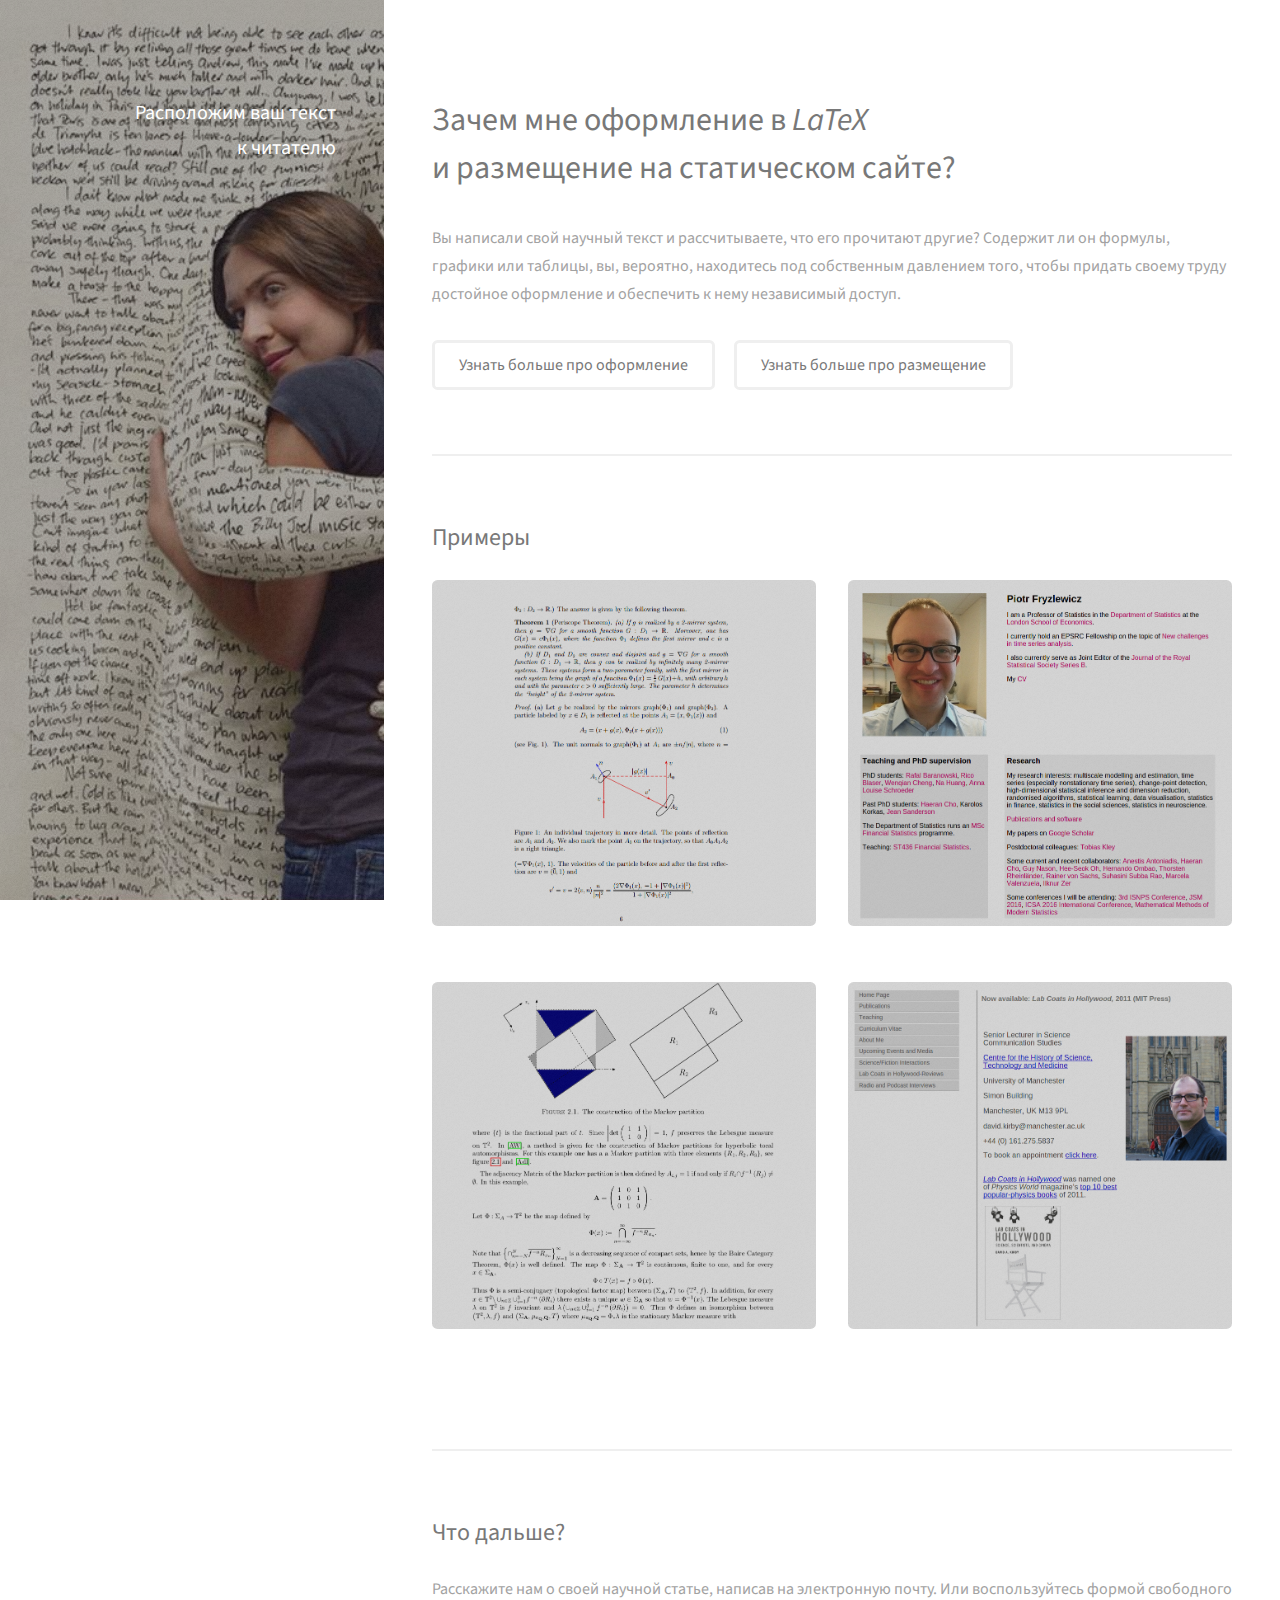
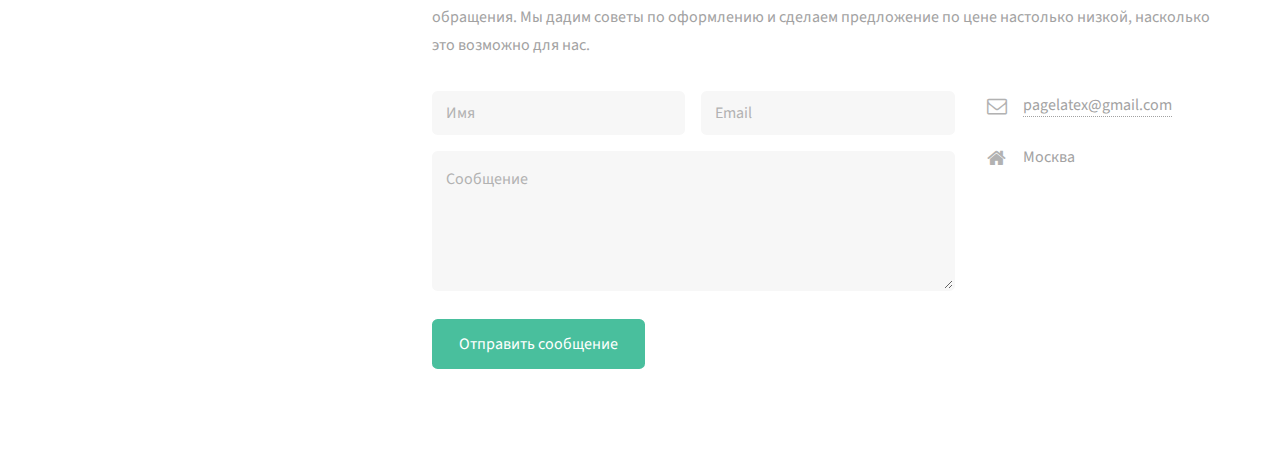
<file: index.html>
<!DOCTYPE HTML>
<!-- Strata theme by HTML5 UP, license CCA 3.0 -->
<html>

<head>
    <title>page LaTeX</title>
    <meta charset="utf-8" />
    <meta name="viewport" content="width=device-width, initial-scale=1" />
    <link rel="stylesheet" href="assets/css/main.css" />
    <link rel="shortcut icon" href="images/icon.jpg" />
</head>
	
<body id="top">

<!-- Header -->
<header id="header">
    <h1><strong>Расположим ваш текст</strong></h1>
    <h1><strong>к читателю</strong></h1>    
    <!-- <p>
    <a href="/" >подготовить pdf</a> | 
    <a href="/what_i_do/" >страничку</a> | 
    <a href="/about/" ></a>
    <br/>
    <a href="/news/" >news</a> | 
    <a href="/contact/" >contact</a>
    </p> -->
</header>

<!-- Main -->
<div id="main">

<!-- One -->
<section id="one">
<header class="major">
<h2>Зачем мне оформление в <em>LaTeX</em> <br> и размещение на статическом сайте?</h2>
</header>
<p>Вы написали свой научный текст и рассчитываете, что его прочитают другие? Содержит ли он формулы, графики или таблицы, вы, вероятно, находитесь под собственным давлением того, чтобы придать своему труду достойное оформление и обеспечить к нему независимый доступ.</p>
<ul class="actions">
<li><a href="aboutlatex.html" class="button">Узнать больше про оформление</a></li>
<li><a href="aboutsites.html" class="button">Узнать больше про размещение</a></li>
</ul>
</section>



<!-- Two -->
<section id="two">
<h2>Примеры</h2>
<div class="row">

  <article class="6u 12u$(xsmall) work-item">
  <a href="images/fulls/01.jpg" class="image fit thumb"><img src="images/thumbs/01.jpg" alt="" /></a>
  </article>

  <article class="6u$ 12u$(xsmall) work-item">
  <a href="images/fulls/02.jpg" class="image fit thumb"><img src="images/thumbs/02.jpg" alt="" /></a>
  </article>

  <article class="6u 12u$(xsmall) work-item">
  <a href="images/fulls/03.jpg" class="image fit thumb"><img src="images/thumbs/03.jpg" alt="" /></a>
  </article>

  <article class="6u$ 12u$(xsmall) work-item">
  <a href="images/fulls/04.jpg" class="image fit thumb"><img src="images/thumbs/04.jpg" alt="" /></a>
  </article>
</div>
</section>







<!-- Three -->
<section id="three">
<h2>Что дальше?</h2>
<p>Расскажите нам о своей научной статье, написав на электронную почту. Или воспользуйтесь формой свободного обращения. Мы дадим советы по оформлению и сделаем предложение по цене настолько низкой, насколько это возможно для нас.</p>

<div class="row">
<div class="8u 12u$(small)">

<form action="https://getsimpleform.com/messages?form_api_token=6e9fb5b53e4c034e30b3e3034ce2b885" method="post">
<input type='hidden' name='redirect_to' value='http://pagelatex.github.io/thanks.html'  />

<div class="row uniform 50%">
    <div class="6u 12u$(xsmall)">
        <input type="text" name="name" id="name" placeholder="Имя" />
    </div>


    <div class="6u$ 12u$(xsmall)">
        <input type="email" name="email" id="email" placeholder="Email" />
    </div>


    <div class="12u$">
        <textarea name="message" id="message" placeholder="Сообщение" rows="4"></textarea>
    <p><br></p> <!-- делаю чтобы был вертикальный отступ между textarea и button -->
    </div>
</div>



    <ul class="actions">
    <li><input type='submit' value='Отправить сообщение' class="special" /></li>
    </ul>
</form>

</div>
    <div class="4u$ 12u$(small)">
    <ul class="labeled-icons">

        <li>
        <h3 class="icon fa-envelope-o"><span class="label">Email</span></h3>
        <a href="#">pagelatex@gmail.com</a>
        </li>

<!--        <li>
        <h3 class="icon fa-mobile"><span class="label">Phone</span></h3>
        + 0 (000) 000-00-00
        </li> -->

        <li>
        <h3 class="icon fa-home"><span class="label">Address</span></h3>
        Москва<br />
        </li>

    </ul>
    </div>
</div>
</section>

<!--
<input type="button" value="Закрыть этот сайт" onclick="self.close()">
-->
</div>


<!-- Scripts -->
<script src="assets/js/jquery.min.js"></script>
<script src="assets/js/jquery.poptrox.min.js"></script>
<script src="assets/js/skel.min.js"></script>
<script src="assets/js/util.js"></script>
<!--[if lte IE 8]><script src="assets/js/ie/respond.min.js"></script><![endif]-->
<script src="assets/js/main.js"></script>



</body>
</html>
</file>
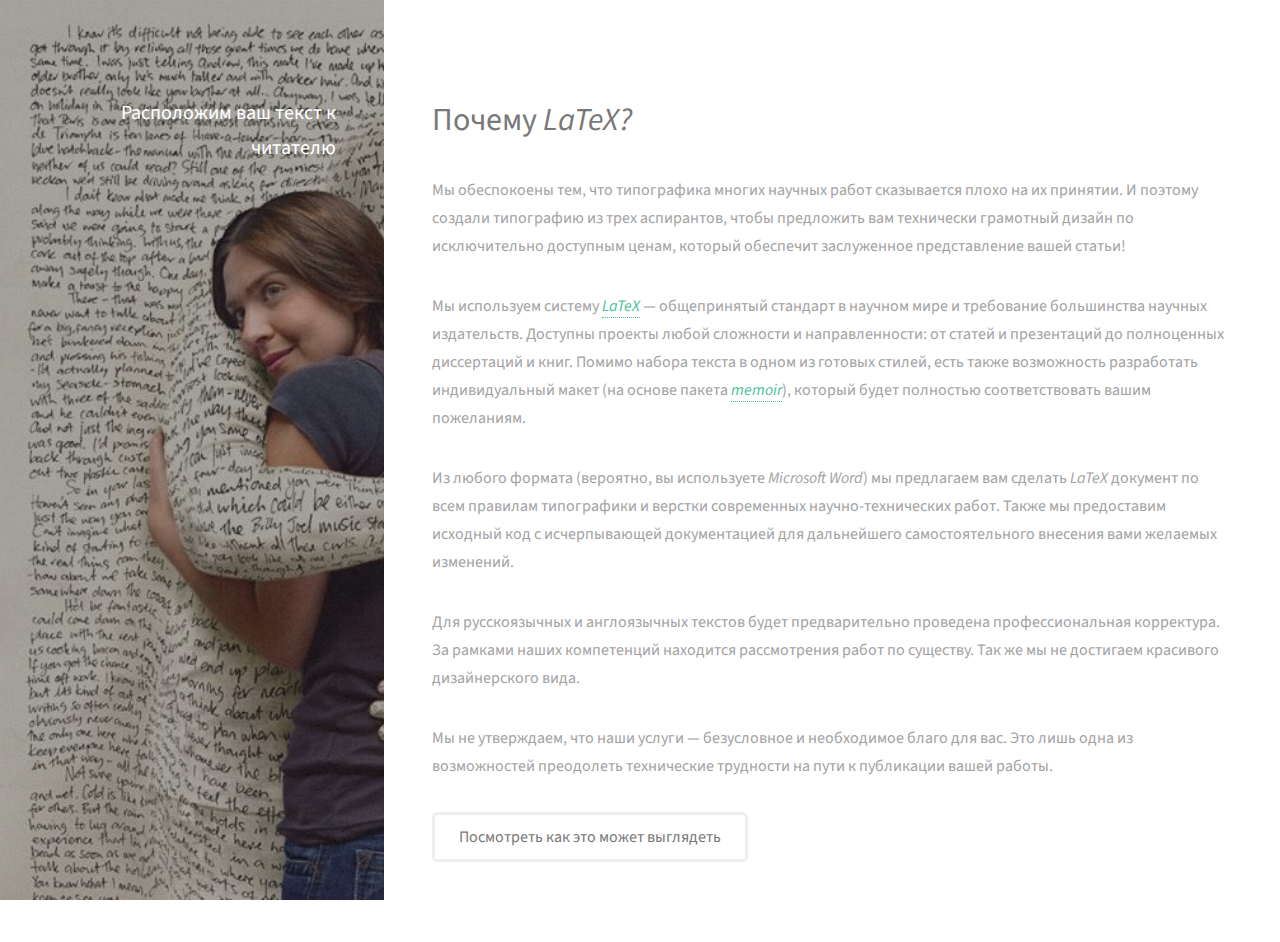
<file: aboutlatex.html>
<!DOCTYPE HTML>
<!-- Strata theme by HTML5 UP, license CCA 3.0 -->
<html>

<head>
    <title>page LaTeX</title>
    <meta charset="utf-8" />
    <meta name="viewport" content="width=device-width, initial-scale=1" />
    <link rel="stylesheet" href="assets/css/main.css" />
    <link rel="shortcut icon" href="images/icon.jpg" />
</head>
	
<body id="top">

<!-- Header -->
<header id="header">
    <h1><strong><br><br><br><br><br><br>Расположим ваш текст к читателю</strong></h1>
    <!-- <p>
    <a href="/" >подготовить pdf</a> | 
    <a href="/what_i_do/" >страничку</a> | 
    <a href="/about/" ></a>
    <br/>
    <a href="/news/" >news</a> | 
    <a href="/contact/" >contact</a>
    </p> -->
</header>

<!-- Main -->
<div id="main">

<!-- One -->
<section id="one">
<header class="major">
<h2>Почему <font size="+3"><em>LaTeX?</em></font></h2>
</header>

<p>
Мы обеспокоены тем, что типографика многих научных работ сказывается плохо на их принятии.
И поэтому создали типографию из трех аспирантов, чтобы предложить вам технически грамотный дизайн по исключительно доступным ценам, который обеспечит заслуженное представление вашей статьи!
</p>

<p>
Мы используем систему <a href="https://ru.wikipedia.org/wiki/LaTeX"><em>LaTeX</em></a> — общепринятый стандарт в научном мире и требование большинства научных издательств.
Доступны проекты любой сложности и направленности: от статей и презентаций до полноценных диссертаций и книг.
Помимо набора текста в одном из готовых стилей, есть также возможность разработать индивидуальный макет (на основе пакета <a href="https://www.ctan.org/pkg/memoir?lang=en"><em>memoir</em></a>), который будет полностью соответствовать вашим пожеланиям. 
</p>

<p>
Из любого формата (вероятно, вы используете <i>Microsoft Word</i>) мы предлагаем вам сделать <i>LaTeX</i> документ по всем правилам типографики и верстки современных научно-технических работ.
Также мы предоставим исходный код с исчерпывающей документацией для дальнейшего самостоятельного внесения вами желаемых изменений.
</p>

<p>
Для русскоязычных и англоязычных текстов будет предварительно проведена профессиональная корректура.</li>

За рамками наших компетенций находится рассмотрения работ по существу.
Так же мы не достигаем красивого дизайнерского вида.
</p>

<p>
Мы не утверждаем, что наши услуги — безусловное и необходимое благо для вас.
Это лишь одна из возможностей преодолеть технические трудности на пути к публикации вашей работы.
</p>

<!--
Хотя отметим, что выбирая нас, вы тем самым поддерживаете и авторов используемого нами программного обеспечения, которое является <a href="https://ru.wikipedia.org/wiki/открытое_программное_обеспечение">открытым</a> и бесплатным; мы поддерживаем их авторов денежными отчислениями по мере наших возможностей.
-->

<ul class="actions">
<li><a href="index.html#two" class="button">Посмотреть как это может выглядеть</a></li>
</ul>
</section>

<!--
<input type="button" value="Закрыть этот сайт" onclick="self.close()">
-->
</div>

<!-- Footer (del)-->

<!-- Scripts -->
<script src="assets/js/jquery.min.js"></script>
<script src="assets/js/jquery.poptrox.min.js"></script>
<script src="assets/js/skel.min.js"></script>
<script src="assets/js/util.js"></script>
<!--[if lte IE 8]><script src="assets/js/ie/respond.min.js"></script><![endif]-->
<script src="assets/js/main.js"></script>



</body>
</html>
</file>
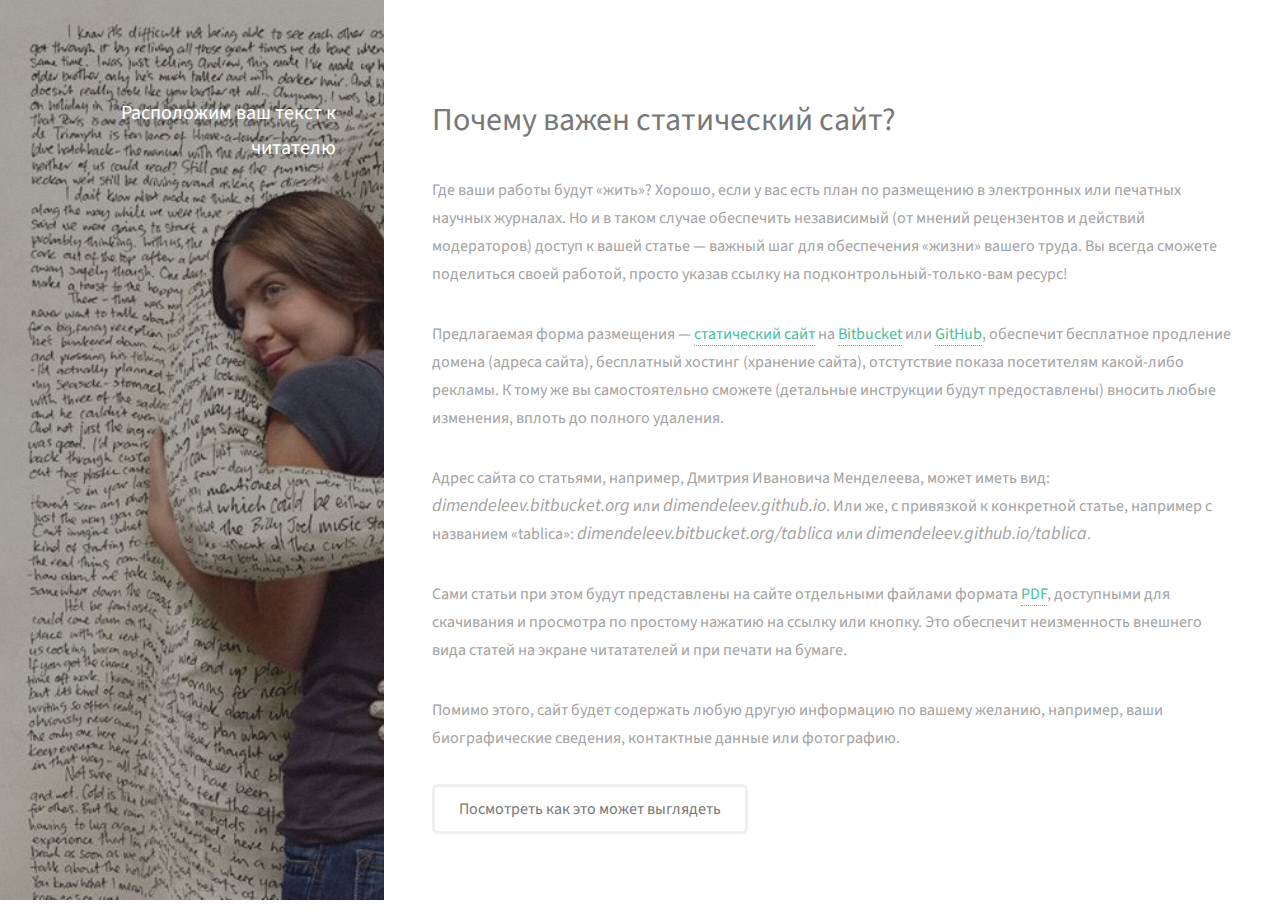
<file: aboutsites.html>
<!DOCTYPE HTML>
<!-- Strata theme by HTML5 UP, license CCA 3.0 -->
<html>

<head>
    <title>page LaTeX</title>
    <meta charset="utf-8" />
    <meta name="viewport" content="width=device-width, initial-scale=1" />
    <link rel="stylesheet" href="assets/css/main.css" />
    <link rel="shortcut icon" href="images/icon.jpg" />
</head>
	
<body id="top">

<!-- Header -->
<header id="header">
    <h1><strong><br><br><br><br><br><br>Расположим ваш текст к читателю</strong></h1>
    <!-- <p>
    <a href="/" >подготовить pdf</a> | 
    <a href="/what_i_do/" >страничку</a> | 
    <a href="/about/" ></a>
    <br/>
    <a href="/news/" >news</a> | 
    <a href="/contact/" >contact</a>
    </p> -->
</header>

<!-- Main -->
<div id="main">

<!-- One -->
<section id="one">
<header class="major">
<h2>Почему важен статический сайт?</h2>
</header>

<p>
Где ваши работы будут «жить»? Хорошо, если у вас есть план по размещению в электронных или печатных научных журналах. Но и в таком случае обеспечить независимый (от мнений рецензентов и действий модераторов) доступ к вашей статье — важный шаг для обеспечения «жизни» вашего труда. Вы всегда сможете поделиться своей работой, просто указав ссылку на подконтрольный-только-вам ресурс!
</p>

<p>
Предлагаемая форма размещения — <a href="https://ru.wikipedia.org/wiki/Статический_сайт">статический сайт</a> на <a href="https://ru.wikipedia.org/wiki/Bitbucket">Bitbucket</a> или <a href="https://ru.wikipedia.org/wiki/GitHub">GitHub</a>, обеспечит бесплатное продление домена (адреса сайта), бесплатный хостинг (хранение сайта), отстутствие показа посетителям какой-либо рекламы. К тому же вы самостоятельно сможете (детальные инструкции будут предоставлены) вносить любые изменения, вплоть до полного удаления.
</p>

<p>
Адрес сайта со статьями, например, Дмитрия Ивановича Менделеева, может иметь вид: <i><font size="+1">dimendeleev.bitbucket.org</font></i> или <i><font size="+1">dimendeleev.github.io</font></i>. Или же, с привязкой к конкретной статье, например с названием «tablica»: <i><font size="+1">dimendeleev.bitbucket.org/tablica</font></i> или <i><font size="+1">dimendeleev.github.io/tablica</font></i>.
</p>

<p>
Сами статьи при этом будут представлены на сайте отдельными файлами формата <a href="https://ru.wikipedia.org/wiki/Portable_Document_Format">PDF</a>, доступными для скачивания и просмотра по простому нажатию на ссылку или кнопку. Это обеспечит неизменность внешнего вида статей на экране читатателей и при печати на бумаге.
</p>

</p>
Помимо этого, сайт будет содержать любую другую информацию по вашему желанию, например, ваши биографические сведения, контактные данные или фотографию.
</p>



<ul class="actions">
<li><a href="index.html#two" class="button">Посмотреть как это может выглядеть</a></li>
</ul>
</section>

<!--
<input type="button" value="Закрыть этот сайт" onclick="self.close()">
-->
</div>

<!-- Footer (del)-->

<!-- Scripts -->
<script src="assets/js/jquery.min.js"></script>
<script src="assets/js/jquery.poptrox.min.js"></script>
<script src="assets/js/skel.min.js"></script>
<script src="assets/js/util.js"></script>
<!--[if lte IE 8]><script src="assets/js/ie/respond.min.js"></script><![endif]-->
<script src="assets/js/main.js"></script>



</body>
</html>
</file>
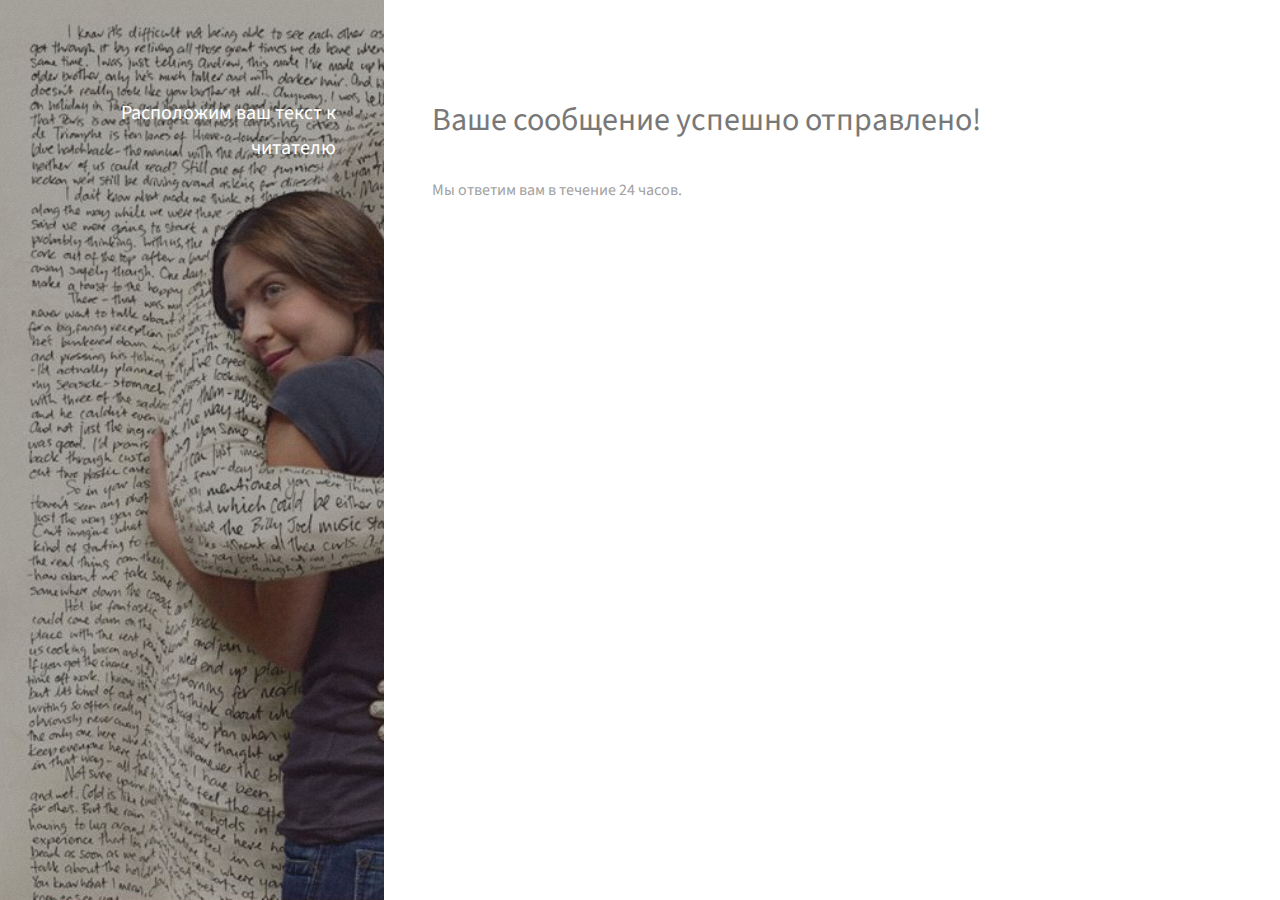
<file: thanks.html>
<!DOCTYPE HTML>
<!-- Strata theme by HTML5 UP, license CCA 3.0 -->
<html>

<head>
    <title>page LaTeX</title>
    <meta charset="utf-8" />
    <meta name="viewport" content="width=device-width, initial-scale=1" />
    <link rel="stylesheet" href="assets/css/main.css" />
    <link rel="shortcut icon" href="images/icon.jpg" />
</head>
	
<body id="top">

<!-- Header -->
<header id="header">
    <h1><strong><br><br><br><br><br><br>Расположим ваш текст к читателю</strong></h1>
    <!-- <p>
    <a href="/" >подготовить pdf</a> | 
    <a href="/what_i_do/" >страничку</a> | 
    <a href="/about/" ></a>
    <br/>
    <a href="/news/" >news</a> | 
    <a href="/contact/" >contact</a>
    </p> -->
</header>

<!-- Main -->
<div id="main">

<!-- One -->
<section id="one">
<header class="major">
<h2>Ваше сообщение успешно отправлено!</h2>
</header>
<p>Мы ответим вам в течение 24 часов.</p>
<!-- <p>А пока вы можете ознакомиться со следующими вещами...</p> -->
<!-- <p>Вот контакты нашей поддержки.</p> -->

<!-- <ul class="actions">
<li><input type="button" value="Закрыть эту вкладку" onclick="self.close()"></li>
</ul>-->
</section>


</div>

<!-- Footer (del)-->

<!-- Scripts -->
<script src="assets/js/jquery.min.js"></script>
<script src="assets/js/jquery.poptrox.min.js"></script>
<script src="assets/js/skel.min.js"></script>
<script src="assets/js/util.js"></script>
<!--[if lte IE 8]><script src="assets/js/ie/respond.min.js"></script><![endif]-->
<script src="assets/js/main.js"></script>



</body>
</html>
</file>
<file: assets/css/main.css>
@import url("font-awesome.min.css");
@import url("http://fonts.googleapis.com/css?family=Source+Sans+Pro:400,400italic");

/*
	Strata by HTML5 UP
	html5up.net | @n33co
	Free for personal and commercial use under the CCA 3.0 license (html5up.net/license)
*/

/* Reset */

	html, body, div, span, applet, object, iframe, h1, h2, h3, h4, h5, h6, p, blockquote, pre, a, abbr, acronym, address, big, cite, code, del, dfn, em, img, ins, kbd, q, s, samp, small, strike, strong, sub, sup, tt, var, b, u, i, center, dl, dt, dd, ol, ul, li, fieldset, form, label, legend, table, caption, tbody, tfoot, thead, tr, th, td, article, aside, canvas, details, embed, figure, figcaption, footer, header, hgroup, menu, nav, output, ruby, section, summary, time, mark, audio, video {
		margin: 0;
		padding: 0;
		border: 0;
		font-size: 100%;
		font: inherit;
		vertical-align: baseline;
	}

	article, aside, details, figcaption, figure, footer, header, hgroup, menu, nav, section {
		display: block;
	}

	body {
		line-height: 1;
	}

	ol, ul {
		list-style: none;
	}

	blockquote, q {
		quotes: none;
	}

	blockquote:before, blockquote:after, q:before, q:after {
		content: '';
		content: none;
	}

	table {
		border-collapse: collapse;
		border-spacing: 0;
	}

	body {
		-webkit-text-size-adjust: none;
	}

/* Box Model */

	*, *:before, *:after {
		-moz-box-sizing: border-box;
		-webkit-box-sizing: border-box;
		box-sizing: border-box;
	}

/* Containers */

	.container {
		margin-left: auto;
		margin-right: auto;
	}

	.container.\31 25\25 {
		width: 100%;
		max-width: 1200px;
		min-width: 960px;
	}

	.container.\37 5\25 {
		width: 720px;
	}

	.container.\35 0\25 {
		width: 480px;
	}

	.container.\32 5\25 {
		width: 240px;
	}

	.container {
		width: 960px;
	}

	@media screen and (max-width: 1800px) {

		.container.\31 25\25 {
			width: 100%;
			max-width: 1200px;
			min-width: 960px;
		}

		.container.\37 5\25 {
			width: 720px;
		}

		.container.\35 0\25 {
			width: 480px;
		}

		.container.\32 5\25 {
			width: 240px;
		}

		.container {
			width: 960px;
		}

	}

	@media screen and (max-width: 1280px) {

		.container.\31 25\25 {
			width: 100%;
			max-width: 1200px;
			min-width: 960px;
		}

		.container.\37 5\25 {
			width: 720px;
		}

		.container.\35 0\25 {
			width: 480px;
		}

		.container.\32 5\25 {
			width: 240px;
		}

		.container {
			width: 960px;
		}

	}

	@media screen and (max-width: 980px) {

		.container.\31 25\25 {
			width: 100%;
			max-width: 1200px;
			min-width: 960px;
		}

		.container.\37 5\25 {
			width: 720px;
		}

		.container.\35 0\25 {
			width: 480px;
		}

		.container.\32 5\25 {
			width: 240px;
		}

		.container {
			width: 960px;
		}

	}

	@media screen and (max-width: 736px) {

		.container.\31 25\25 {
			width: 100%;
			max-width: 1200px;
			min-width: 960px;
		}

		.container.\37 5\25 {
			width: 720px;
		}

		.container.\35 0\25 {
			width: 480px;
		}

		.container.\32 5\25 {
			width: 240px;
		}

		.container {
			width: 960px;
		}

	}

	@media screen and (max-width: 480px) {

		.container.\31 25\25 {
			width: 100%;
			max-width: 1200px;
			min-width: 960px;
		}

		.container.\37 5\25 {
			width: 720px;
		}

		.container.\35 0\25 {
			width: 480px;
		}

		.container.\32 5\25 {
			width: 240px;
		}

		.container {
			width: 960px;
		}

	}

/* Grid */

	.row {
		border-bottom: solid 1px transparent;
		-moz-box-sizing: border-box;
		-webkit-box-sizing: border-box;
		box-sizing: border-box;
	}

	.row > * {
		float: left;
		-moz-box-sizing: border-box;
		-webkit-box-sizing: border-box;
		box-sizing: border-box;
	}

	.row:after, .row:before {
		content: '';
		display: block;
		clear: both;
		height: 0;
	}

	.row.uniform > * > :first-child {
		margin-top: 0;
	}

	.row.uniform > * > :last-child {
		margin-bottom: 0;
	}

	.row.\30 \25 > * {
		padding: 0 0 0 0em;
	}

	.row.\30 \25 {
		margin: 0 0 -1px 0em;
	}

	.row.uniform.\30 \25 > * {
		padding: 0em 0 0 0em;
	}

	.row.uniform.\30 \25 {
		margin: 0em 0 -1px 0em;
	}

	.row > * {
		padding: 0 0 0 2.5em;
	}

	.row {
		margin: 0 0 -1px -2.5em;
	}

	.row.uniform > * {
		padding: 2.5em 0 0 2.5em;
	}

	.row.uniform {
		margin: -2.5em 0 -1px -2.5em;
	}

	.row.\32 00\25 > * {
		padding: 0 0 0 5em;
	}

	.row.\32 00\25 {
		margin: 0 0 -1px -5em;
	}

	.row.uniform.\32 00\25 > * {
		padding: 5em 0 0 5em;
	}

	.row.uniform.\32 00\25 {
		margin: -5em 0 -1px -5em;
	}

	.row.\31 50\25 > * {
		padding: 0 0 0 3.75em;
	}

	.row.\31 50\25 {
		margin: 0 0 -1px -3.75em;
	}

	.row.uniform.\31 50\25 > * {
		padding: 3.75em 0 0 3.75em;
	}

	.row.uniform.\31 50\25 {
		margin: -3.75em 0 -1px -3.75em;
	}

	.row.\35 0\25 > * {
		padding: 0 0 0 1.25em;
	}

	.row.\35 0\25 {
		margin: 0 0 -1px -1.25em;
	}

	.row.uniform.\35 0\25 > * {
		padding: 1.25em 0 0 1.25em;
	}

	.row.uniform.\35 0\25 {
		margin: -1.25em 0 -1px -1.25em;
	}

	.row.\32 5\25 > * {
		padding: 0 0 0 0.625em;
	}

	.row.\32 5\25 {
		margin: 0 0 -1px -0.625em;
	}

	.row.uniform.\32 5\25 > * {
		padding: 0.625em 0 0 0.625em;
	}

	.row.uniform.\32 5\25 {
		margin: -0.625em 0 -1px -0.625em;
	}

	.\31 2u, .\31 2u\24 {
		width: 100%;
		clear: none;
		margin-left: 0;
	}

	.\31 1u, .\31 1u\24 {
		width: 91.6666666667%;
		clear: none;
		margin-left: 0;
	}

	.\31 0u, .\31 0u\24 {
		width: 83.3333333333%;
		clear: none;
		margin-left: 0;
	}

	.\39 u, .\39 u\24 {
		width: 75%;
		clear: none;
		margin-left: 0;
	}

	.\38 u, .\38 u\24 {
		width: 66.6666666667%;
		clear: none;
		margin-left: 0;
	}

	.\37 u, .\37 u\24 {
		width: 58.3333333333%;
		clear: none;
		margin-left: 0;
	}

	.\36 u, .\36 u\24 {
		width: 50%;
		clear: none;
		margin-left: 0;
	}

	.\35 u, .\35 u\24 {
		width: 41.6666666667%;
		clear: none;
		margin-left: 0;
	}

	.\34 u, .\34 u\24 {
		width: 33.3333333333%;
		clear: none;
		margin-left: 0;
	}

	.\33 u, .\33 u\24 {
		width: 25%;
		clear: none;
		margin-left: 0;
	}

	.\32 u, .\32 u\24 {
		width: 16.6666666667%;
		clear: none;
		margin-left: 0;
	}

	.\31 u, .\31 u\24 {
		width: 8.3333333333%;
		clear: none;
		margin-left: 0;
	}

	.\31 2u\24 + *,
	.\31 1u\24 + *,
	.\31 0u\24 + *,
	.\39 u\24 + *,
	.\38 u\24 + *,
	.\37 u\24 + *,
	.\36 u\24 + *,
	.\35 u\24 + *,
	.\34 u\24 + *,
	.\33 u\24 + *,
	.\32 u\24 + *,
	.\31 u\24 + * {
		clear: left;
	}

	.\-11u {
		margin-left: 91.66667%;
	}

	.\-10u {
		margin-left: 83.33333%;
	}

	.\-9u {
		margin-left: 75%;
	}

	.\-8u {
		margin-left: 66.66667%;
	}

	.\-7u {
		margin-left: 58.33333%;
	}

	.\-6u {
		margin-left: 50%;
	}

	.\-5u {
		margin-left: 41.66667%;
	}

	.\-4u {
		margin-left: 33.33333%;
	}

	.\-3u {
		margin-left: 25%;
	}

	.\-2u {
		margin-left: 16.66667%;
	}

	.\-1u {
		margin-left: 8.33333%;
	}

	@media screen and (max-width: 1800px) {

		.row > * {
			padding: 0 0 0 2.5em;
		}

		.row {
			margin: 0 0 -1px -2.5em;
		}

		.row.uniform > * {
			padding: 2.5em 0 0 2.5em;
		}

		.row.uniform {
			margin: -2.5em 0 -1px -2.5em;
		}

		.row.\32 00\25 > * {
			padding: 0 0 0 5em;
		}

		.row.\32 00\25 {
			margin: 0 0 -1px -5em;
		}

		.row.uniform.\32 00\25 > * {
			padding: 5em 0 0 5em;
		}

		.row.uniform.\32 00\25 {
			margin: -5em 0 -1px -5em;
		}

		.row.\31 50\25 > * {
			padding: 0 0 0 3.75em;
		}

		.row.\31 50\25 {
			margin: 0 0 -1px -3.75em;
		}

		.row.uniform.\31 50\25 > * {
			padding: 3.75em 0 0 3.75em;
		}

		.row.uniform.\31 50\25 {
			margin: -3.75em 0 -1px -3.75em;
		}

		.row.\35 0\25 > * {
			padding: 0 0 0 1.25em;
		}

		.row.\35 0\25 {
			margin: 0 0 -1px -1.25em;
		}

		.row.uniform.\35 0\25 > * {
			padding: 1.25em 0 0 1.25em;
		}

		.row.uniform.\35 0\25 {
			margin: -1.25em 0 -1px -1.25em;
		}

		.row.\32 5\25 > * {
			padding: 0 0 0 0.625em;
		}

		.row.\32 5\25 {
			margin: 0 0 -1px -0.625em;
		}

		.row.uniform.\32 5\25 > * {
			padding: 0.625em 0 0 0.625em;
		}

		.row.uniform.\32 5\25 {
			margin: -0.625em 0 -1px -0.625em;
		}

		.\31 2u\28xlarge\29, .\31 2u\24\28xlarge\29 {
			width: 100%;
			clear: none;
			margin-left: 0;
		}

		.\31 1u\28xlarge\29, .\31 1u\24\28xlarge\29 {
			width: 91.6666666667%;
			clear: none;
			margin-left: 0;
		}

		.\31 0u\28xlarge\29, .\31 0u\24\28xlarge\29 {
			width: 83.3333333333%;
			clear: none;
			margin-left: 0;
		}

		.\39 u\28xlarge\29, .\39 u\24\28xlarge\29 {
			width: 75%;
			clear: none;
			margin-left: 0;
		}

		.\38 u\28xlarge\29, .\38 u\24\28xlarge\29 {
			width: 66.6666666667%;
			clear: none;
			margin-left: 0;
		}

		.\37 u\28xlarge\29, .\37 u\24\28xlarge\29 {
			width: 58.3333333333%;
			clear: none;
			margin-left: 0;
		}

		.\36 u\28xlarge\29, .\36 u\24\28xlarge\29 {
			width: 50%;
			clear: none;
			margin-left: 0;
		}

		.\35 u\28xlarge\29, .\35 u\24\28xlarge\29 {
			width: 41.6666666667%;
			clear: none;
			margin-left: 0;
		}

		.\34 u\28xlarge\29, .\34 u\24\28xlarge\29 {
			width: 33.3333333333%;
			clear: none;
			margin-left: 0;
		}

		.\33 u\28xlarge\29, .\33 u\24\28xlarge\29 {
			width: 25%;
			clear: none;
			margin-left: 0;
		}

		.\32 u\28xlarge\29, .\32 u\24\28xlarge\29 {
			width: 16.6666666667%;
			clear: none;
			margin-left: 0;
		}

		.\31 u\28xlarge\29, .\31 u\24\28xlarge\29 {
			width: 8.3333333333%;
			clear: none;
			margin-left: 0;
		}

		.\31 2u\24\28xlarge\29 + *,
		.\31 1u\24\28xlarge\29 + *,
		.\31 0u\24\28xlarge\29 + *,
		.\39 u\24\28xlarge\29 + *,
		.\38 u\24\28xlarge\29 + *,
		.\37 u\24\28xlarge\29 + *,
		.\36 u\24\28xlarge\29 + *,
		.\35 u\24\28xlarge\29 + *,
		.\34 u\24\28xlarge\29 + *,
		.\33 u\24\28xlarge\29 + *,
		.\32 u\24\28xlarge\29 + *,
		.\31 u\24\28xlarge\29 + * {
			clear: left;
		}

		.\-11u\28xlarge\29 {
			margin-left: 91.66667%;
		}

		.\-10u\28xlarge\29 {
			margin-left: 83.33333%;
		}

		.\-9u\28xlarge\29 {
			margin-left: 75%;
		}

		.\-8u\28xlarge\29 {
			margin-left: 66.66667%;
		}

		.\-7u\28xlarge\29 {
			margin-left: 58.33333%;
		}

		.\-6u\28xlarge\29 {
			margin-left: 50%;
		}

		.\-5u\28xlarge\29 {
			margin-left: 41.66667%;
		}

		.\-4u\28xlarge\29 {
			margin-left: 33.33333%;
		}

		.\-3u\28xlarge\29 {
			margin-left: 25%;
		}

		.\-2u\28xlarge\29 {
			margin-left: 16.66667%;
		}

		.\-1u\28xlarge\29 {
			margin-left: 8.33333%;
		}

	}

	@media screen and (max-width: 1280px) {

		.row > * {
			padding: 0 0 0 2em;
		}

		.row {
			margin: 0 0 -1px -2em;
		}

		.row.uniform > * {
			padding: 2em 0 0 2em;
		}

		.row.uniform {
			margin: -2em 0 -1px -2em;
		}

		.row.\32 00\25 > * {
			padding: 0 0 0 4em;
		}

		.row.\32 00\25 {
			margin: 0 0 -1px -4em;
		}

		.row.uniform.\32 00\25 > * {
			padding: 4em 0 0 4em;
		}

		.row.uniform.\32 00\25 {
			margin: -4em 0 -1px -4em;
		}

		.row.\31 50\25 > * {
			padding: 0 0 0 3em;
		}

		.row.\31 50\25 {
			margin: 0 0 -1px -3em;
		}

		.row.uniform.\31 50\25 > * {
			padding: 3em 0 0 3em;
		}

		.row.uniform.\31 50\25 {
			margin: -3em 0 -1px -3em;
		}

		.row.\35 0\25 > * {
			padding: 0 0 0 1em;
		}

		.row.\35 0\25 {
			margin: 0 0 -1px -1em;
		}

		.row.uniform.\35 0\25 > * {
			padding: 1em 0 0 1em;
		}

		.row.uniform.\35 0\25 {
			margin: -1em 0 -1px -1em;
		}

		.row.\32 5\25 > * {
			padding: 0 0 0 0.5em;
		}

		.row.\32 5\25 {
			margin: 0 0 -1px -0.5em;
		}

		.row.uniform.\32 5\25 > * {
			padding: 0.5em 0 0 0.5em;
		}

		.row.uniform.\32 5\25 {
			margin: -0.5em 0 -1px -0.5em;
		}

		.\31 2u\28large\29, .\31 2u\24\28large\29 {
			width: 100%;
			clear: none;
			margin-left: 0;
		}

		.\31 1u\28large\29, .\31 1u\24\28large\29 {
			width: 91.6666666667%;
			clear: none;
			margin-left: 0;
		}

		.\31 0u\28large\29, .\31 0u\24\28large\29 {
			width: 83.3333333333%;
			clear: none;
			margin-left: 0;
		}

		.\39 u\28large\29, .\39 u\24\28large\29 {
			width: 75%;
			clear: none;
			margin-left: 0;
		}

		.\38 u\28large\29, .\38 u\24\28large\29 {
			width: 66.6666666667%;
			clear: none;
			margin-left: 0;
		}

		.\37 u\28large\29, .\37 u\24\28large\29 {
			width: 58.3333333333%;
			clear: none;
			margin-left: 0;
		}

		.\36 u\28large\29, .\36 u\24\28large\29 {
			width: 50%;
			clear: none;
			margin-left: 0;
		}

		.\35 u\28large\29, .\35 u\24\28large\29 {
			width: 41.6666666667%;
			clear: none;
			margin-left: 0;
		}

		.\34 u\28large\29, .\34 u\24\28large\29 {
			width: 33.3333333333%;
			clear: none;
			margin-left: 0;
		}

		.\33 u\28large\29, .\33 u\24\28large\29 {
			width: 25%;
			clear: none;
			margin-left: 0;
		}

		.\32 u\28large\29, .\32 u\24\28large\29 {
			width: 16.6666666667%;
			clear: none;
			margin-left: 0;
		}

		.\31 u\28large\29, .\31 u\24\28large\29 {
			width: 8.3333333333%;
			clear: none;
			margin-left: 0;
		}

		.\31 2u\24\28large\29 + *,
		.\31 1u\24\28large\29 + *,
		.\31 0u\24\28large\29 + *,
		.\39 u\24\28large\29 + *,
		.\38 u\24\28large\29 + *,
		.\37 u\24\28large\29 + *,
		.\36 u\24\28large\29 + *,
		.\35 u\24\28large\29 + *,
		.\34 u\24\28large\29 + *,
		.\33 u\24\28large\29 + *,
		.\32 u\24\28large\29 + *,
		.\31 u\24\28large\29 + * {
			clear: left;
		}

		.\-11u\28large\29 {
			margin-left: 91.66667%;
		}

		.\-10u\28large\29 {
			margin-left: 83.33333%;
		}

		.\-9u\28large\29 {
			margin-left: 75%;
		}

		.\-8u\28large\29 {
			margin-left: 66.66667%;
		}

		.\-7u\28large\29 {
			margin-left: 58.33333%;
		}

		.\-6u\28large\29 {
			margin-left: 50%;
		}

		.\-5u\28large\29 {
			margin-left: 41.66667%;
		}

		.\-4u\28large\29 {
			margin-left: 33.33333%;
		}

		.\-3u\28large\29 {
			margin-left: 25%;
		}

		.\-2u\28large\29 {
			margin-left: 16.66667%;
		}

		.\-1u\28large\29 {
			margin-left: 8.33333%;
		}

	}

	@media screen and (max-width: 980px) {

		.row > * {
			padding: 0 0 0 2em;
		}

		.row {
			margin: 0 0 -1px -2em;
		}

		.row.uniform > * {
			padding: 2em 0 0 2em;
		}

		.row.uniform {
			margin: -2em 0 -1px -2em;
		}

		.row.\32 00\25 > * {
			padding: 0 0 0 4em;
		}

		.row.\32 00\25 {
			margin: 0 0 -1px -4em;
		}

		.row.uniform.\32 00\25 > * {
			padding: 4em 0 0 4em;
		}

		.row.uniform.\32 00\25 {
			margin: -4em 0 -1px -4em;
		}

		.row.\31 50\25 > * {
			padding: 0 0 0 3em;
		}

		.row.\31 50\25 {
			margin: 0 0 -1px -3em;
		}

		.row.uniform.\31 50\25 > * {
			padding: 3em 0 0 3em;
		}

		.row.uniform.\31 50\25 {
			margin: -3em 0 -1px -3em;
		}

		.row.\35 0\25 > * {
			padding: 0 0 0 1em;
		}

		.row.\35 0\25 {
			margin: 0 0 -1px -1em;
		}

		.row.uniform.\35 0\25 > * {
			padding: 1em 0 0 1em;
		}

		.row.uniform.\35 0\25 {
			margin: -1em 0 -1px -1em;
		}

		.row.\32 5\25 > * {
			padding: 0 0 0 0.5em;
		}

		.row.\32 5\25 {
			margin: 0 0 -1px -0.5em;
		}

		.row.uniform.\32 5\25 > * {
			padding: 0.5em 0 0 0.5em;
		}

		.row.uniform.\32 5\25 {
			margin: -0.5em 0 -1px -0.5em;
		}

		.\31 2u\28medium\29, .\31 2u\24\28medium\29 {
			width: 100%;
			clear: none;
			margin-left: 0;
		}

		.\31 1u\28medium\29, .\31 1u\24\28medium\29 {
			width: 91.6666666667%;
			clear: none;
			margin-left: 0;
		}

		.\31 0u\28medium\29, .\31 0u\24\28medium\29 {
			width: 83.3333333333%;
			clear: none;
			margin-left: 0;
		}

		.\39 u\28medium\29, .\39 u\24\28medium\29 {
			width: 75%;
			clear: none;
			margin-left: 0;
		}

		.\38 u\28medium\29, .\38 u\24\28medium\29 {
			width: 66.6666666667%;
			clear: none;
			margin-left: 0;
		}

		.\37 u\28medium\29, .\37 u\24\28medium\29 {
			width: 58.3333333333%;
			clear: none;
			margin-left: 0;
		}

		.\36 u\28medium\29, .\36 u\24\28medium\29 {
			width: 50%;
			clear: none;
			margin-left: 0;
		}

		.\35 u\28medium\29, .\35 u\24\28medium\29 {
			width: 41.6666666667%;
			clear: none;
			margin-left: 0;
		}

		.\34 u\28medium\29, .\34 u\24\28medium\29 {
			width: 33.3333333333%;
			clear: none;
			margin-left: 0;
		}

		.\33 u\28medium\29, .\33 u\24\28medium\29 {
			width: 25%;
			clear: none;
			margin-left: 0;
		}

		.\32 u\28medium\29, .\32 u\24\28medium\29 {
			width: 16.6666666667%;
			clear: none;
			margin-left: 0;
		}

		.\31 u\28medium\29, .\31 u\24\28medium\29 {
			width: 8.3333333333%;
			clear: none;
			margin-left: 0;
		}

		.\31 2u\24\28medium\29 + *,
		.\31 1u\24\28medium\29 + *,
		.\31 0u\24\28medium\29 + *,
		.\39 u\24\28medium\29 + *,
		.\38 u\24\28medium\29 + *,
		.\37 u\24\28medium\29 + *,
		.\36 u\24\28medium\29 + *,
		.\35 u\24\28medium\29 + *,
		.\34 u\24\28medium\29 + *,
		.\33 u\24\28medium\29 + *,
		.\32 u\24\28medium\29 + *,
		.\31 u\24\28medium\29 + * {
			clear: left;
		}

		.\-11u\28medium\29 {
			margin-left: 91.66667%;
		}

		.\-10u\28medium\29 {
			margin-left: 83.33333%;
		}

		.\-9u\28medium\29 {
			margin-left: 75%;
		}

		.\-8u\28medium\29 {
			margin-left: 66.66667%;
		}

		.\-7u\28medium\29 {
			margin-left: 58.33333%;
		}

		.\-6u\28medium\29 {
			margin-left: 50%;
		}

		.\-5u\28medium\29 {
			margin-left: 41.66667%;
		}

		.\-4u\28medium\29 {
			margin-left: 33.33333%;
		}

		.\-3u\28medium\29 {
			margin-left: 25%;
		}

		.\-2u\28medium\29 {
			margin-left: 16.66667%;
		}

		.\-1u\28medium\29 {
			margin-left: 8.33333%;
		}

	}

	@media screen and (max-width: 736px) {

		.row > * {
			padding: 0 0 0 1.5em;
		}

		.row {
			margin: 0 0 -1px -1.5em;
		}

		.row.uniform > * {
			padding: 1.5em 0 0 1.5em;
		}

		.row.uniform {
			margin: -1.5em 0 -1px -1.5em;
		}

		.row.\32 00\25 > * {
			padding: 0 0 0 3em;
		}

		.row.\32 00\25 {
			margin: 0 0 -1px -3em;
		}

		.row.uniform.\32 00\25 > * {
			padding: 3em 0 0 3em;
		}

		.row.uniform.\32 00\25 {
			margin: -3em 0 -1px -3em;
		}

		.row.\31 50\25 > * {
			padding: 0 0 0 2.25em;
		}

		.row.\31 50\25 {
			margin: 0 0 -1px -2.25em;
		}

		.row.uniform.\31 50\25 > * {
			padding: 2.25em 0 0 2.25em;
		}

		.row.uniform.\31 50\25 {
			margin: -2.25em 0 -1px -2.25em;
		}

		.row.\35 0\25 > * {
			padding: 0 0 0 0.75em;
		}

		.row.\35 0\25 {
			margin: 0 0 -1px -0.75em;
		}

		.row.uniform.\35 0\25 > * {
			padding: 0.75em 0 0 0.75em;
		}

		.row.uniform.\35 0\25 {
			margin: -0.75em 0 -1px -0.75em;
		}

		.row.\32 5\25 > * {
			padding: 0 0 0 0.375em;
		}

		.row.\32 5\25 {
			margin: 0 0 -1px -0.375em;
		}

		.row.uniform.\32 5\25 > * {
			padding: 0.375em 0 0 0.375em;
		}

		.row.uniform.\32 5\25 {
			margin: -0.375em 0 -1px -0.375em;
		}

		.\31 2u\28small\29, .\31 2u\24\28small\29 {
			width: 100%;
			clear: none;
			margin-left: 0;
		}

		.\31 1u\28small\29, .\31 1u\24\28small\29 {
			width: 91.6666666667%;
			clear: none;
			margin-left: 0;
		}

		.\31 0u\28small\29, .\31 0u\24\28small\29 {
			width: 83.3333333333%;
			clear: none;
			margin-left: 0;
		}

		.\39 u\28small\29, .\39 u\24\28small\29 {
			width: 75%;
			clear: none;
			margin-left: 0;
		}

		.\38 u\28small\29, .\38 u\24\28small\29 {
			width: 66.6666666667%;
			clear: none;
			margin-left: 0;
		}

		.\37 u\28small\29, .\37 u\24\28small\29 {
			width: 58.3333333333%;
			clear: none;
			margin-left: 0;
		}

		.\36 u\28small\29, .\36 u\24\28small\29 {
			width: 50%;
			clear: none;
			margin-left: 0;
		}

		.\35 u\28small\29, .\35 u\24\28small\29 {
			width: 41.6666666667%;
			clear: none;
			margin-left: 0;
		}

		.\34 u\28small\29, .\34 u\24\28small\29 {
			width: 33.3333333333%;
			clear: none;
			margin-left: 0;
		}

		.\33 u\28small\29, .\33 u\24\28small\29 {
			width: 25%;
			clear: none;
			margin-left: 0;
		}

		.\32 u\28small\29, .\32 u\24\28small\29 {
			width: 16.6666666667%;
			clear: none;
			margin-left: 0;
		}

		.\31 u\28small\29, .\31 u\24\28small\29 {
			width: 8.3333333333%;
			clear: none;
			margin-left: 0;
		}

		.\31 2u\24\28small\29 + *,
		.\31 1u\24\28small\29 + *,
		.\31 0u\24\28small\29 + *,
		.\39 u\24\28small\29 + *,
		.\38 u\24\28small\29 + *,
		.\37 u\24\28small\29 + *,
		.\36 u\24\28small\29 + *,
		.\35 u\24\28small\29 + *,
		.\34 u\24\28small\29 + *,
		.\33 u\24\28small\29 + *,
		.\32 u\24\28small\29 + *,
		.\31 u\24\28small\29 + * {
			clear: left;
		}

		.\-11u\28small\29 {
			margin-left: 91.66667%;
		}

		.\-10u\28small\29 {
			margin-left: 83.33333%;
		}

		.\-9u\28small\29 {
			margin-left: 75%;
		}

		.\-8u\28small\29 {
			margin-left: 66.66667%;
		}

		.\-7u\28small\29 {
			margin-left: 58.33333%;
		}

		.\-6u\28small\29 {
			margin-left: 50%;
		}

		.\-5u\28small\29 {
			margin-left: 41.66667%;
		}

		.\-4u\28small\29 {
			margin-left: 33.33333%;
		}

		.\-3u\28small\29 {
			margin-left: 25%;
		}

		.\-2u\28small\29 {
			margin-left: 16.66667%;
		}

		.\-1u\28small\29 {
			margin-left: 8.33333%;
		}

	}

	@media screen and (max-width: 480px) {

		.row > * {
			padding: 0 0 0 1.5em;
		}

		.row {
			margin: 0 0 -1px -1.5em;
		}

		.row.uniform > * {
			padding: 1.5em 0 0 1.5em;
		}

		.row.uniform {
			margin: -1.5em 0 -1px -1.5em;
		}

		.row.\32 00\25 > * {
			padding: 0 0 0 3em;
		}

		.row.\32 00\25 {
			margin: 0 0 -1px -3em;
		}

		.row.uniform.\32 00\25 > * {
			padding: 3em 0 0 3em;
		}

		.row.uniform.\32 00\25 {
			margin: -3em 0 -1px -3em;
		}

		.row.\31 50\25 > * {
			padding: 0 0 0 2.25em;
		}

		.row.\31 50\25 {
			margin: 0 0 -1px -2.25em;
		}

		.row.uniform.\31 50\25 > * {
			padding: 2.25em 0 0 2.25em;
		}

		.row.uniform.\31 50\25 {
			margin: -2.25em 0 -1px -2.25em;
		}

		.row.\35 0\25 > * {
			padding: 0 0 0 0.75em;
		}

		.row.\35 0\25 {
			margin: 0 0 -1px -0.75em;
		}

		.row.uniform.\35 0\25 > * {
			padding: 0.75em 0 0 0.75em;
		}

		.row.uniform.\35 0\25 {
			margin: -0.75em 0 -1px -0.75em;
		}

		.row.\32 5\25 > * {
			padding: 0 0 0 0.375em;
		}

		.row.\32 5\25 {
			margin: 0 0 -1px -0.375em;
		}

		.row.uniform.\32 5\25 > * {
			padding: 0.375em 0 0 0.375em;
		}

		.row.uniform.\32 5\25 {
			margin: -0.375em 0 -1px -0.375em;
		}

		.\31 2u\28xsmall\29, .\31 2u\24\28xsmall\29 {
			width: 100%;
			clear: none;
			margin-left: 0;
		}

		.\31 1u\28xsmall\29, .\31 1u\24\28xsmall\29 {
			width: 91.6666666667%;
			clear: none;
			margin-left: 0;
		}

		.\31 0u\28xsmall\29, .\31 0u\24\28xsmall\29 {
			width: 83.3333333333%;
			clear: none;
			margin-left: 0;
		}

		.\39 u\28xsmall\29, .\39 u\24\28xsmall\29 {
			width: 75%;
			clear: none;
			margin-left: 0;
		}

		.\38 u\28xsmall\29, .\38 u\24\28xsmall\29 {
			width: 66.6666666667%;
			clear: none;
			margin-left: 0;
		}

		.\37 u\28xsmall\29, .\37 u\24\28xsmall\29 {
			width: 58.3333333333%;
			clear: none;
			margin-left: 0;
		}

		.\36 u\28xsmall\29, .\36 u\24\28xsmall\29 {
			width: 50%;
			clear: none;
			margin-left: 0;
		}

		.\35 u\28xsmall\29, .\35 u\24\28xsmall\29 {
			width: 41.6666666667%;
			clear: none;
			margin-left: 0;
		}

		.\34 u\28xsmall\29, .\34 u\24\28xsmall\29 {
			width: 33.3333333333%;
			clear: none;
			margin-left: 0;
		}

		.\33 u\28xsmall\29, .\33 u\24\28xsmall\29 {
			width: 25%;
			clear: none;
			margin-left: 0;
		}

		.\32 u\28xsmall\29, .\32 u\24\28xsmall\29 {
			width: 16.6666666667%;
			clear: none;
			margin-left: 0;
		}

		.\31 u\28xsmall\29, .\31 u\24\28xsmall\29 {
			width: 8.3333333333%;
			clear: none;
			margin-left: 0;
		}

		.\31 2u\24\28xsmall\29 + *,
		.\31 1u\24\28xsmall\29 + *,
		.\31 0u\24\28xsmall\29 + *,
		.\39 u\24\28xsmall\29 + *,
		.\38 u\24\28xsmall\29 + *,
		.\37 u\24\28xsmall\29 + *,
		.\36 u\24\28xsmall\29 + *,
		.\35 u\24\28xsmall\29 + *,
		.\34 u\24\28xsmall\29 + *,
		.\33 u\24\28xsmall\29 + *,
		.\32 u\24\28xsmall\29 + *,
		.\31 u\24\28xsmall\29 + * {
			clear: left;
		}

		.\-11u\28xsmall\29 {
			margin-left: 91.66667%;
		}

		.\-10u\28xsmall\29 {
			margin-left: 83.33333%;
		}

		.\-9u\28xsmall\29 {
			margin-left: 75%;
		}

		.\-8u\28xsmall\29 {
			margin-left: 66.66667%;
		}

		.\-7u\28xsmall\29 {
			margin-left: 58.33333%;
		}

		.\-6u\28xsmall\29 {
			margin-left: 50%;
		}

		.\-5u\28xsmall\29 {
			margin-left: 41.66667%;
		}

		.\-4u\28xsmall\29 {
			margin-left: 33.33333%;
		}

		.\-3u\28xsmall\29 {
			margin-left: 25%;
		}

		.\-2u\28xsmall\29 {
			margin-left: 16.66667%;
		}

		.\-1u\28xsmall\29 {
			margin-left: 8.33333%;
		}

	}

/* Basic */

	body {
		background: #fff;
	}

		body.is-loading *, body.is-loading *:before, body.is-loading *:after {
			-moz-animation: none !important;
			-webkit-animation: none !important;
			-ms-animation: none !important;
			animation: none !important;
			-moz-transition: none !important;
			-webkit-transition: none !important;
			-ms-transition: none !important;
			transition: none !important;
		}

	body, input, select, textarea {
		color: #a2a2a2;
		font-family: "Source Sans Pro", Helvetica, sans-serif;
		font-size: 16pt;
		font-weight: 400;
		line-height: 1.75em;
	}

	a {
		-moz-transition: color 0.2s ease-in-out, border-color 0.2s ease-in-out;
		-webkit-transition: color 0.2s ease-in-out, border-color 0.2s ease-in-out;
		-ms-transition: color 0.2s ease-in-out, border-color 0.2s ease-in-out;
		transition: color 0.2s ease-in-out, border-color 0.2s ease-in-out;
		border-bottom: dotted 1px;
		color: #49bf9d;
		text-decoration: none;
	}

		a:hover {
			border-bottom-color: transparent;
			color: #49bf9d !important;
			text-decoration: none;
		}

	strong, b {
		color: #787878;
		font-weight: 400;
	}

	em, i {
		font-style: italic;
	}

	p {
		margin: 0 0 2em 0;
	}

	h1, h2, h3, h4, h5, h6 {
		color: #787878;
		font-weight: 400;
		line-height: 1em;
		margin: 0 0 1em 0;
	}

		h1 a, h2 a, h3 a, h4 a, h5 a, h6 a {
			color: inherit;
			text-decoration: none;
		}

	h1 {
		font-size: 2em;
		line-height: 1.5em;
	}

	h2 {
		font-size: 1.5em;
		line-height: 1.5em;
	}

	h3 {
		font-size: 1.25em;
		line-height: 1.5em;
	}

	h4 {
		font-size: 1.1em;
		line-height: 1.5em;
	}

	h5 {
		font-size: 0.9em;
		line-height: 1.5em;
	}

	h6 {
		font-size: 0.7em;
		line-height: 1.5em;
	}

	sub {
		font-size: 0.8em;
		position: relative;
		top: 0.5em;
	}

	sup {
		font-size: 0.8em;
		position: relative;
		top: -0.5em;
	}

	hr {
		border: 0;
		border-bottom: solid 2px #efefef;
		margin: 2em 0;
	}

		hr.major {
			margin: 3em 0;
		}

	blockquote {
		border-left: solid 6px #efefef;
		font-style: italic;
		margin: 0 0 2em 0;
		padding: 0.5em 0 0.5em 1.5em;
	}

	code {
		background: #f7f7f7;
		border-radius: 0.35em;
		border: solid 2px #efefef;
		font-family: "Courier New", monospace;
		font-size: 0.9em;
		margin: 0 0.25em;
		padding: 0.25em 0.65em;
	}

	pre {
		-webkit-overflow-scrolling: touch;
		font-family: "Courier New", monospace;
		font-size: 0.9em;
		margin: 0 0 2em 0;
	}

		pre code {
			display: block;
			line-height: 1.75em;
			padding: 1em 1.5em;
			overflow-x: auto;
		}

	.align-left {
		text-align: left;
	}

	.align-center {
		text-align: center;
	}

	.align-right {
		text-align: right;
	}

/* Section/Article */

	section.special, article.special {
		text-align: center;
	}

	header p {
		color: #b2b2b2;
		position: relative;
		margin: 0 0 1.5em 0;
	}

	header h2 + p {
		font-size: 1.25em;
		margin-top: -1em;
		line-height: 1.5em;
	}

	header h3 + p {
		font-size: 1.1em;
		margin-top: -0.8em;
		line-height: 1.5em;
	}

	header h4 + p,
	header h5 + p,
	header h6 + p {
		font-size: 0.9em;
		margin-top: -0.6em;
		line-height: 1.5em;
	}

	header.major h2 {
		font-size: 2em;
	}

/* Form */

	form {
		margin: 0 0 2em 0;
	}

	label {
		color: #787878;
		display: block;
		font-size: 0.9em;
		font-weight: 400;
		margin: 0 0 1em 0;
	}

	input[type="text"],
	input[type="password"],
	input[type="email"],
	select,
	textarea {
		-moz-appearance: none;
		-webkit-appearance: none;
		-ms-appearance: none;
		appearance: none;
		background: #f7f7f7;
		border-radius: 0.35em;
		border: solid 2px transparent;
		color: inherit;
		display: block;
		outline: 0;
		padding: 0 0.75em;
		text-decoration: none;
		width: 100%;
	}

		input[type="text"]:invalid,
		input[type="password"]:invalid,
		input[type="email"]:invalid,
		select:invalid,
		textarea:invalid {
			box-shadow: none;
		}

		input[type="text"]:focus,
		input[type="password"]:focus,
		input[type="email"]:focus,
		select:focus,
		textarea:focus {
			border-color: #49bf9d;
		}

	.select-wrapper {
		text-decoration: none;
		display: block;
		position: relative;
	}

		.select-wrapper:before {
			-moz-osx-font-smoothing: grayscale;
			-webkit-font-smoothing: antialiased;
			font-family: FontAwesome;
			font-style: normal;
			font-weight: normal;
			text-transform: none !important;
		}

		.select-wrapper:before {
			color: #dfdfdf;
			content: '\f078';
			display: block;
			height: 2.75em;
			line-height: 2.75em;
			pointer-events: none;
			position: absolute;
			right: 0;
			text-align: center;
			top: 0;
			width: 2.75em;
		}

		.select-wrapper select::-ms-expand {
			display: none;
		}

	input[type="text"],
	input[type="password"],
	input[type="email"],
	select {
		height: 2.75em;
	}

	textarea {
		padding: 0.75em;
	}

	input[type="checkbox"],
	input[type="radio"] {
		-moz-appearance: none;
		-webkit-appearance: none;
		-ms-appearance: none;
		appearance: none;
		display: block;
		float: left;
		margin-right: -2em;
		opacity: 0;
		width: 1em;
		z-index: -1;
	}

		input[type="checkbox"] + label,
		input[type="radio"] + label {
			text-decoration: none;
			color: #a2a2a2;
			cursor: pointer;
			display: inline-block;
			font-size: 1em;
			font-weight: 400;
			padding-left: 2.4em;
			padding-right: 0.75em;
			position: relative;
		}

			input[type="checkbox"] + label:before,
			input[type="radio"] + label:before {
				-moz-osx-font-smoothing: grayscale;
				-webkit-font-smoothing: antialiased;
				font-family: FontAwesome;
				font-style: normal;
				font-weight: normal;
				text-transform: none !important;
			}

			input[type="checkbox"] + label:before,
			input[type="radio"] + label:before {
				background: #f7f7f7;
				border-radius: 0.35em;
				border: solid 2px transparent;
				content: '';
				display: inline-block;
				height: 1.65em;
				left: 0;
				line-height: 1.58125em;
				position: absolute;
				text-align: center;
				top: 0;
				width: 1.65em;
			}

		input[type="checkbox"]:checked + label:before,
		input[type="radio"]:checked + label:before {
			background: #787878;
			border-color: #787878;
			color: #fff;
			content: '\f00c';
		}

		input[type="checkbox"]:focus + label:before,
		input[type="radio"]:focus + label:before {
			border-color: #49bf9d;
		}

	input[type="checkbox"] + label:before {
		border-radius: 0.35em;
	}

	input[type="radio"] + label:before {
		border-radius: 100%;
	}

	::-webkit-input-placeholder {
		color: #b2b2b2 !important;
		opacity: 1.0;
	}

	:-moz-placeholder {
		color: #b2b2b2 !important;
		opacity: 1.0;
	}

	::-moz-placeholder {
		color: #b2b2b2 !important;
		opacity: 1.0;
	}

	:-ms-input-placeholder {
		color: #b2b2b2 !important;
		opacity: 1.0;
	}

	.formerize-placeholder {
		color: #b2b2b2 !important;
		opacity: 1.0;
	}

/* Box */

	.box {
		border-radius: 0.35em;
		border: solid 2px #efefef;
		margin-bottom: 2em;
		padding: 1.5em;
	}

		.box > :last-child,
		.box > :last-child > :last-child,
		.box > :last-child > :last-child > :last-child {
			margin-bottom: 0;
		}

		.box.alt {
			border: 0;
			border-radius: 0;
			padding: 0;
		}

/* Icon */

	.icon {
		text-decoration: none;
		border-bottom: none;
		position: relative;
	}

		.icon:before {
			-moz-osx-font-smoothing: grayscale;
			-webkit-font-smoothing: antialiased;
			font-family: FontAwesome;
			font-style: normal;
			font-weight: normal;
			text-transform: none !important;
		}

		.icon > .label {
			display: none;
		}

/* Image */

	.image {
		border-radius: 0.35em;
		border: 0;
		display: inline-block;
		position: relative;
	}

		.image:before {
			-moz-transition: opacity 0.2s ease-in-out;
			-webkit-transition: opacity 0.2s ease-in-out;
			-ms-transition: opacity 0.2s ease-in-out;
			transition: opacity 0.2s ease-in-out;
			background: url("images/overlay.png");
			border-radius: 0.35em;
			content: '';
			display: block;
			height: 100%;
			left: 0;
			opacity: 0.5;
			position: absolute;
			top: 0;
			width: 100%;
		}

		.image.thumb {
			text-align: center;
		}

			.image.thumb:after {
				-moz-transition: opacity 0.2s ease-in-out;
				-webkit-transition: opacity 0.2s ease-in-out;
				-ms-transition: opacity 0.2s ease-in-out;
				transition: opacity 0.2s ease-in-out;
				border-radius: 0.35em;
				border: solid 3px rgba(255, 255, 255, 0.5);
				color: #fff;
				content: 'Увеличить';
				display: inline-block;
				font-size: 0.8em;
				font-weight: 400;
				left: 45%;
				line-height: 2.25em;
				margin: -1.25em 0 0 -3em;
				opacity: 0;
				padding: 0 1.5em;
				position: absolute;
				text-align: center;
				text-decoration: none;
				top: 50%;
				white-space: nowrap;
			}

			.image.thumb:hover:after {
				opacity: 1.0;
			}

			.image.thumb:hover:before {
				background: url("images/overlay.png"), url("images/overlay.png");
				opacity: 1.0;
			}

		.image img {
			border-radius: 0.35em;
			display: block;
		}

		.image.left {
			float: left;
			margin: 0 1.5em 1em 0;
			top: 0.25em;
		}

		.image.right {
			float: right;
			margin: 0 0 1em 1.5em;
			top: 0.25em;
		}

		.image.left, .image.right {
			max-width: 40%;
		}

			.image.left img, .image.right img {
				width: 100%;
			}

		.image.fit {
			display: block;
			margin: 0 0 2em 0;
			width: 100%;
		}

			.image.fit img {
				width: 100%;
			}

		.image.avatar {
			border-radius: 100%;
		}

			.image.avatar:before {
				display: none;
			}

			.image.avatar img {
				border-radius: 100%;
				width: 100%;
			}

/* List */

	ol {
		list-style: decimal;
		margin: 0 0 2em 0;
		padding-left: 1.25em;
	}

		ol li {
			padding-left: 0.25em;
		}

	ul {
		list-style: disc;
		margin: 0 0 2em 0;
		padding-left: 1em;
	}

		ul li {
			padding-left: 0.5em;
		}

		ul.alt {
			list-style: none;
			padding-left: 0;
		}

			ul.alt li {
				border-top: solid 2px #efefef;
				padding: 0.5em 0;
			}

				ul.alt li:first-child {
					border-top: 0;
					padding-top: 0;
				}

		ul.icons {
			cursor: default;
			list-style: none;
			padding-left: 0;
		}

			ul.icons li {
				display: inline-block;
				padding: 0 1em 0 0;
			}

				ul.icons li:last-child {
					padding-right: 0;
				}

				ul.icons li .icon:before {
					font-size: 1.5em;
				}

		ul.actions {
			cursor: default;
			list-style: none;
			padding-left: 0;
		}

			ul.actions li {
				display: inline-block;
				padding: 0 1em 0 0;
				vertical-align: middle;
			}

				ul.actions li:last-child {
					padding-right: 0;
				}

			ul.actions.small li {
				padding: 0 0.5em 0 0;
			}

			ul.actions.vertical li {
				display: block;
				padding: 1em 0 0 0;
			}

				ul.actions.vertical li:first-child {
					padding-top: 0;
				}

				ul.actions.vertical li > * {
					margin-bottom: 0;
				}

			ul.actions.vertical.small li {
				padding: 0.5em 0 0 0;
			}

				ul.actions.vertical.small li:first-child {
					padding-top: 0;
				}

			ul.actions.fit {
				display: table;
				margin-left: -1em;
				padding: 0;
				table-layout: fixed;
				width: calc(100% + 1em);
			}

				ul.actions.fit li {
					display: table-cell;
					padding: 0 0 0 1em;
				}

					ul.actions.fit li > * {
						margin-bottom: 0;
					}

				ul.actions.fit.small {
					margin-left: -0.5em;
					width: calc(100% + 0.5em);
				}

					ul.actions.fit.small li {
						padding: 0 0 0 0.5em;
					}

		ul.labeled-icons {
			list-style: none;
			padding: 0;
		}

			ul.labeled-icons li {
				line-height: 1.75em;
				margin: 1.5em 0 0 0;
				padding-left: 2.25em;
				position: relative;
			}

				ul.labeled-icons li:first-child {
					margin-top: 0;
				}

				ul.labeled-icons li a {
					color: inherit;
				}

				ul.labeled-icons li h3 {
					color: #b2b2b2;
					left: 0;
					position: absolute;
					text-align: center;
					top: 0;
					width: 1em;
				}

	dl {
		margin: 0 0 2em 0;
	}

/* Table */

	.table-wrapper {
		-webkit-overflow-scrolling: touch;
		overflow-x: auto;
	}

	table {
		margin: 0 0 2em 0;
		width: 100%;
	}

		table tbody tr {
			border: solid 1px #efefef;
			border-left: 0;
			border-right: 0;
		}

			table tbody tr:nth-child(2n + 1) {
				background-color: #f7f7f7;
			}

		table td {
			padding: 0.75em 0.75em;
		}

		table th {
			color: #787878;
			font-size: 0.9em;
			font-weight: 400;
			padding: 0 0.75em 0.75em 0.75em;
			text-align: left;
		}

		table thead {
			border-bottom: solid 2px #efefef;
		}

		table tfoot {
			border-top: solid 2px #efefef;
		}

		table.alt {
			border-collapse: separate;
		}

			table.alt tbody tr td {
				border: solid 2px #efefef;
				border-left-width: 0;
				border-top-width: 0;
			}

				table.alt tbody tr td:first-child {
					border-left-width: 2px;
				}

			table.alt tbody tr:first-child td {
				border-top-width: 2px;
			}

			table.alt thead {
				border-bottom: 0;
			}

			table.alt tfoot {
				border-top: 0;
			}

/* Button */

	input[type="submit"],
	input[type="reset"],
	input[type="button"],
	.button {
		-moz-appearance: none;
		-webkit-appearance: none;
		-ms-appearance: none;
		appearance: none;
		-moz-transition: background-color 0.2s ease-in-out, color 0.2s ease-in-out, border-color 0.2s ease-in-out;
		-webkit-transition: background-color 0.2s ease-in-out, color 0.2s ease-in-out, border-color 0.2s ease-in-out;
		-ms-transition: background-color 0.2s ease-in-out, color 0.2s ease-in-out, border-color 0.2s ease-in-out;
		transition: background-color 0.2s ease-in-out, color 0.2s ease-in-out, border-color 0.2s ease-in-out;
		background-color: transparent;
		border-radius: 0.35em;
		border: solid 3px #efefef;
		color: #787878 !important;
		cursor: pointer;
		display: inline-block;
		font-weight: 400;
		height: 3.15em;
		height: calc(2.75em + 6px);
		line-height: 2.75em;
		min-width: 10em;
		padding: 0 1.5em;
		text-align: center;
		text-decoration: none;
		white-space: nowrap;
	}

		input[type="submit"]:hover,
		input[type="reset"]:hover,
		input[type="button"]:hover,
		.button:hover {
			border-color: #49bf9d;
			color: #49bf9d !important;
		}

		input[type="submit"]:active,
		input[type="reset"]:active,
		input[type="button"]:active,
		.button:active {
			background-color: rgba(73, 191, 157, 0.1);
			border-color: #49bf9d;
			color: #49bf9d !important;
		}

		input[type="submit"].icon,
		input[type="reset"].icon,
		input[type="button"].icon,
		.button.icon {
			padding-left: 1.35em;
		}

			input[type="submit"].icon:before,
			input[type="reset"].icon:before,
			input[type="button"].icon:before,
			.button.icon:before {
				margin-right: 0.5em;
			}

		input[type="submit"].fit,
		input[type="reset"].fit,
		input[type="button"].fit,
		.button.fit {
			display: block;
			margin: 0 0 1em 0;
			min-width: 0;
			width: 100%;
		}

		input[type="submit"].small,
		input[type="reset"].small,
		input[type="button"].small,
		.button.small {
			font-size: 0.8em;
		}

		input[type="submit"].big,
		input[type="reset"].big,
		input[type="button"].big,
		.button.big {
			font-size: 1.35em;
		}

		input[type="submit"].special,
		input[type="reset"].special,
		input[type="button"].special,
		.button.special {
			background-color: #49bf9d;
			border-color: #49bf9d;
			color: #ffffff !important;
		}

			input[type="submit"].special:hover,
			input[type="reset"].special:hover,
			input[type="button"].special:hover,
			.button.special:hover {
				background-color: #5cc6a7;
				border-color: #5cc6a7;
			}

			input[type="submit"].special:active,
			input[type="reset"].special:active,
			input[type="button"].special:active,
			.button.special:active {
				background-color: #3eb08f;
				border-color: #3eb08f;
			}

		input[type="submit"].disabled, input[type="submit"]:disabled,
		input[type="reset"].disabled,
		input[type="reset"]:disabled,
		input[type="button"].disabled,
		input[type="button"]:disabled,
		.button.disabled,
		.button:disabled {
			background-color: #e7e7e7 !important;
			border-color: #e7e7e7 !important;
			color: #b2b2b2 !important;
			cursor: default;
		}

/* Work Item */

	.work-item {
		margin: 0 0 2em 0;
	}

		.work-item .image {
			margin: 0 0 1.5em 0;
		}

		.work-item h3 {
			font-size: 1em;
			margin: 0 0 0.5em 0;
		}

		.work-item p {
			font-size: 0.8em;
			line-height: 1.5em;
			margin: 0;
		}

/* Header */

	#header {
		background-color: #1f1815;
		background-attachment: scroll,								fixed;
		background-image: url("images/overlay.png"), url("../../images/bg.jpg");
		background-position: top left,							top left;
		background-repeat: repeat,								no-repeat;
		background-size: auto,								auto 100%;
		color: rgba(255, 255, 255, 0.5);
		height: 100%;
		left: 0;
		padding: 8em 4em 0 0;
		position: fixed;
		text-align: right;
		top: 0;
		width: 35%;
	}

		#header strong, #header b {
			color: #ffffff;
		}

		#header h2, #header h3, #header h4, #header h5, #header h6 {
			color: #ffffff;
		}

		#header h1 {
			color: rgba(255, 255, 255, 0.5);
			font-size: 1.35em;
			line-height: 1.75em;
			margin: 0;
		}

		#header .image.avatar {
			margin: 0 0 1em 0;
			width: 6.25em;
		}

/* Footer */

	#footer {
		bottom: 0;
		left: 0;
		padding: 0 4em 6em 0;
		position: fixed;
		text-align: right;
		width: 35%;
	}

		#footer .icons {
			margin: 1em 0 0 0;
		}

			#footer .icons a {
				color: rgba(255, 255, 255, 0.4);
			}

		#footer .copyright {
			color: rgba(255, 255, 255, 0.4);
			font-size: 0.8em;
			list-style: none;
			margin: 1em 0 0 0;
			padding: 0;
		}

			#footer .copyright li {
				border-left: solid 1px rgba(255, 255, 255, 0.25);
				display: inline-block;
				line-height: 1em;
				margin-left: 0.75em;
				padding-left: 0.75em;
			}

				#footer .copyright li:first-child {
					border-left: 0;
					margin-left: 0;
					padding-left: 0;
				}

				#footer .copyright li a {
					color: inherit;
				}

/* Main */

	#main {
		margin-left: 35%;
		max-width: 54em;
		padding: 8em 4em 4em 4em;
		width: calc(100% - 35%);
	}

		#main > section {
			border-top: solid 2px #efefef;
			margin: 4em 0 0 0;
			padding: 4em 0 0 0;
		}

			#main > section:first-child {
				border-top: 0;
				margin-top: 0;
				padding-top: 0;
			}

/* Poptrox */

	@-moz-keyframes spin {
		0% {
			-moz-transform: rotate(0deg);
			-webkit-transform: rotate(0deg);
			-ms-transform: rotate(0deg);
			transform: rotate(0deg);
		}

		100% {
			-moz-transform: rotate(360deg);
			-webkit-transform: rotate(360deg);
			-ms-transform: rotate(360deg);
			transform: rotate(360deg);
		}
	}

	@-webkit-keyframes spin {
		0% {
			-moz-transform: rotate(0deg);
			-webkit-transform: rotate(0deg);
			-ms-transform: rotate(0deg);
			transform: rotate(0deg);
		}

		100% {
			-moz-transform: rotate(360deg);
			-webkit-transform: rotate(360deg);
			-ms-transform: rotate(360deg);
			transform: rotate(360deg);
		}
	}

	@-ms-keyframes spin {
		0% {
			-moz-transform: rotate(0deg);
			-webkit-transform: rotate(0deg);
			-ms-transform: rotate(0deg);
			transform: rotate(0deg);
		}

		100% {
			-moz-transform: rotate(360deg);
			-webkit-transform: rotate(360deg);
			-ms-transform: rotate(360deg);
			transform: rotate(360deg);
		}
	}

	@keyframes spin {
		0% {
			-moz-transform: rotate(0deg);
			-webkit-transform: rotate(0deg);
			-ms-transform: rotate(0deg);
			transform: rotate(0deg);
		}

		100% {
			-moz-transform: rotate(360deg);
			-webkit-transform: rotate(360deg);
			-ms-transform: rotate(360deg);
			transform: rotate(360deg);
		}
	}

	.poptrox-popup {
		-moz-box-sizing: content-box;
		-webkit-box-sizing: content-box;
		-ms-box-sizing: content-box;
		box-sizing: content-box;
		-webkit-tap-highlight-color: rgba(255, 255, 255, 0);
		background: #fff;
		border-radius: 0.35em;
		box-shadow: 0 0.1em 0.15em 0 rgba(0, 0, 0, 0.15);
		overflow: hidden;
		padding-bottom: 3em;
	}

		.poptrox-popup .loader {
			text-decoration: none;
			-moz-animation: spin 1s linear infinite;
			-webkit-animation: spin 1s linear infinite;
			-ms-animation: spin 1s linear infinite;
			animation: spin 1s linear infinite;
			font-size: 1.5em;
			height: 1em;
			left: 50%;
			line-height: 1em;
			margin: -0.5em 0 0 -0.5em;
			position: absolute;
			top: 50%;
			width: 1em;
		}

			.poptrox-popup .loader:before {
				-moz-osx-font-smoothing: grayscale;
				-webkit-font-smoothing: antialiased;
				font-family: FontAwesome;
				font-style: normal;
				font-weight: normal;
				text-transform: none !important;
			}

			.poptrox-popup .loader:before {
				content: '\f1ce';
			}

		.poptrox-popup .caption {
			background: #fff;
			bottom: 0;
			cursor: default;
			font-size: 0.9em;
			height: 3em;
			left: 0;
			line-height: 2.8em;
			position: absolute;
			text-align: center;
			width: 100%;
			z-index: 1;
		}

		.poptrox-popup .nav-next,
		.poptrox-popup .nav-previous {
			text-decoration: none;
			-moz-transition: opacity 0.2s ease-in-out;
			-webkit-transition: opacity 0.2s ease-in-out;
			-ms-transition: opacity 0.2s ease-in-out;
			transition: opacity 0.2s ease-in-out;
			-webkit-tap-highlight-color: rgba(255, 255, 255, 0);
			background: rgba(0, 0, 0, 0.01);
			cursor: pointer;
			height: 100%;
			opacity: 0;
			position: absolute;
			top: 0;
			width: 50%;
		}

			.poptrox-popup .nav-next:before,
			.poptrox-popup .nav-previous:before {
				-moz-osx-font-smoothing: grayscale;
				-webkit-font-smoothing: antialiased;
				font-family: FontAwesome;
				font-style: normal;
				font-weight: normal;
				text-transform: none !important;
			}

/* тут цвет стрелочек */
			.poptrox-popup .nav-next:before,
			.poptrox-popup .nav-previous:before {
				color: #49bf9d;
				font-size: 2.5em;
				height: 1em;
				line-height: 1em;
				margin-top: -0.75em;
				position: absolute;
				text-align: center;
				top: 50%;
				width: 1.5em;
			}

		.poptrox-popup .nav-next {
			right: 0;
		}

			.poptrox-popup .nav-next:before {
				content: '\f105';
				right: 0;
			}

		.poptrox-popup .nav-previous {
			left: 0;
		}

			.poptrox-popup .nav-previous:before {
				content: '\f104';
				left: 0;
			}

/* тут цвет крестика в галерее картинок */
		.poptrox-popup .closer {
			text-decoration: none;
			-moz-transition: opacity 0.2s ease-in-out;
			-webkit-transition: opacity 0.2s ease-in-out;
			-ms-transition: opacity 0.2s ease-in-out;
			transition: opacity 0.2s ease-in-out;
			-webkit-tap-highlight-color: rgba(255, 255, 255, 0);
			color: #49bf9d;
			height: 4em;
			line-height: 4em;
			opacity: 0;
			position: absolute;
			right: 0;
			text-align: center;
			top: 0;
			width: 4em;
			z-index: 2;
		}

			.poptrox-popup .closer:before {
				-moz-osx-font-smoothing: grayscale;
				-webkit-font-smoothing: antialiased;
				font-family: FontAwesome;
				font-style: normal;
				font-weight: normal;
				text-transform: none !important;
			}

/* тут цвет rgba кружочка крестика галереи картинок */
			.poptrox-popup .closer:before {
				-moz-box-sizing: content-box;
				-webkit-box-sizing: content-box;
				-ms-box-sizing: content-box;
				box-sizing: content-box;
				border-radius: 100%;
				border: solid 3px rgba(73, 191, 157, 0.5);
				content: '\f00d';
				display: block;
				font-size: 1em;
				height: 1.75em;
				left: 50%;
				line-height: 1.75em;
				margin: -0.875em 0 0 -0.875em;
				position: absolute;
				top: 50%;
				width: 1.75em;
			}

		.poptrox-popup:hover .nav-next,
		.poptrox-popup:hover .nav-previous {
			opacity: 0.5;
		}

			.poptrox-popup:hover .nav-next:hover,
			.poptrox-popup:hover .nav-previous:hover {
				opacity: 1.0;
			}

		.poptrox-popup:hover .closer {
			opacity: 0.5;
		}

			.poptrox-popup:hover .closer:hover {
				opacity: 1.0;
			}

/* Touch */

	body.is-touch .image.thumb:before {
		opacity: 0.5 !important;
	}

	body.is-touch .image.thumb:after {
		display: none !important;
	}

	body.is-touch #header {
		background-attachment: scroll;
		background-size: auto, cover;
	}

	body.is-touch .poptrox-popup .nav-next,
	body.is-touch .poptrox-popup .nav-previous,
	body.is-touch .poptrox-popup .closer {
		opacity: 1.0 !important;
	}

/* XLarge */

	@media screen and (max-width: 1800px) {

		/* Basic */

			body, input, select, textarea {
				font-size: 12pt;
			}

	}

/* Large */

	@media screen and (max-width: 1280px) {

		/* Header */

			#header {
				padding: 6em 3em 3em 3em;
				width: 30%;
			}

				#header h1 {
					font-size: 1.25em;
				}

					#header h1 br {
						display: none;
					}

		/* Footer */

			#footer {
				padding: 0 3em 5em 3em;
				width: 30%;
			}

				#footer .copyright li {
					border-left-width: 0;
					display: block;
					line-height: 2.25em;
					margin-left: 0;
					padding-left: 0;
				}

		/* Main */

			#main {
				margin-left: 30%;
				max-width: none;
				padding: 6em 3em 3em 3em;
				width: calc(100% - 30%);
			}

	}

/* Medium */

	@media screen and (max-width: 980px) {

		/* Basic */

			h1 br, h2 br, h3 br, h4 br, h5 br, h6 br {
				display: none;
			}

		/* List */

			ul.icons li .icon {
				font-size: 1.25em;
			}

		/* Header */

			#header {
				background-attachment: scroll;
				background-position: top left, center center;
				background-size: auto,		cover;
				left: auto;
				padding: 6em 4em;
				position: relative;
				text-align: center;
				top: auto;
				width: 100%;
			}

				#header h1 {
					font-size: 1.75em;
				}

					#header h1 br {
						display: inline;
					}

		/* Footer */

			#footer {
				background-attachment: scroll;
				background-color: #1f1815;
				background-image: url("images/overlay.png"), url("../../images/bg.jpg");
				background-position: top left,						bottom center;
				background-repeat: repeat,							no-repeat;
				background-size: auto,							cover;
				bottom: auto;
				left: auto;
				padding: 4em 4em 6em 4em;
				position: relative;
				text-align: center;
				width: 100%;
			}

				#footer .icons {
					margin: 0 0 1em 0;
				}

				#footer .copyright {
					margin: 0 0 1em 0;
				}

					#footer .copyright li {
						border-left-width: 1px;
						display: inline-block;
						line-height: 1em;
						margin-left: 0.75em;
						padding-left: 0.75em;
					}

		/* Main */

			#main {
				margin: 0;
				padding: 6em 4em;
				width: 100%;
			}

	}

/* Small */

	@media screen and (max-width: 736px) {

		/* Basic */

			h1 {
				font-size: 1.5em;
			}

			h2 {
				font-size: 1.2em;
			}

			h3 {
				font-size: 1em;
			}

		/* Section/Article */

			section.special, article.special {
				text-align: center;
			}

			header.major h2 {
				font-size: 1.35em;
			}

		/* List */

			ul.labeled-icons li {
				padding-left: 2em;
			}

				ul.labeled-icons li h3 {
					line-height: 1.75em;
				}

		/* Header */

			#header {
				padding: 2.25em 1.5em;
			}

				#header h1 {
					font-size: 1.35em;
				}

		/* Footer */

			#footer {
				padding: 2.25em 1.5em;
			}

		/* Main */

			#main {
				padding: 2.25em 1.5em 0.25em 1.5em;
			}

				#main > section {
					margin: 2.25em 0 0 0;
					padding: 2.25em 0 0 0;
				}

		/* Poptrox */

			.poptrox-popup {
				border-radius: 0;
			}

				.poptrox-popup .nav-next:before,
				.poptrox-popup .nav-previous:before {
					margin-top: -1em;
				}

	}

/* XSmall */

	@media screen and (max-width: 480px) {

		/* List */

			ul.actions {
				margin: 0 0 2em 0;
			}

				ul.actions li {
					display: block;
					padding: 1em 0 0 0;
					text-align: center;
					width: 100%;
				}

					ul.actions li:first-child {
						padding-top: 0;
					}

					ul.actions li > * {
						margin: 0 !important;
						width: 100%;
					}

						ul.actions li > *.icon:before {
							margin-left: -2em;
						}

				ul.actions.small li {
					padding: 0.5em 0 0 0;
				}

					ul.actions.small li:first-child {
						padding-top: 0;
					}

		/* Header */

			#header {
				padding: 4.5em 1.5em;
			}

				#header h1 br {
					display: none;
				}

		/* Footer */

			#footer .copyright li {
				border-left-width: 0;
				display: block;
				line-height: 2.25em;
				margin-left: 0;
				padding-left: 0;
			}

	}
</file>
